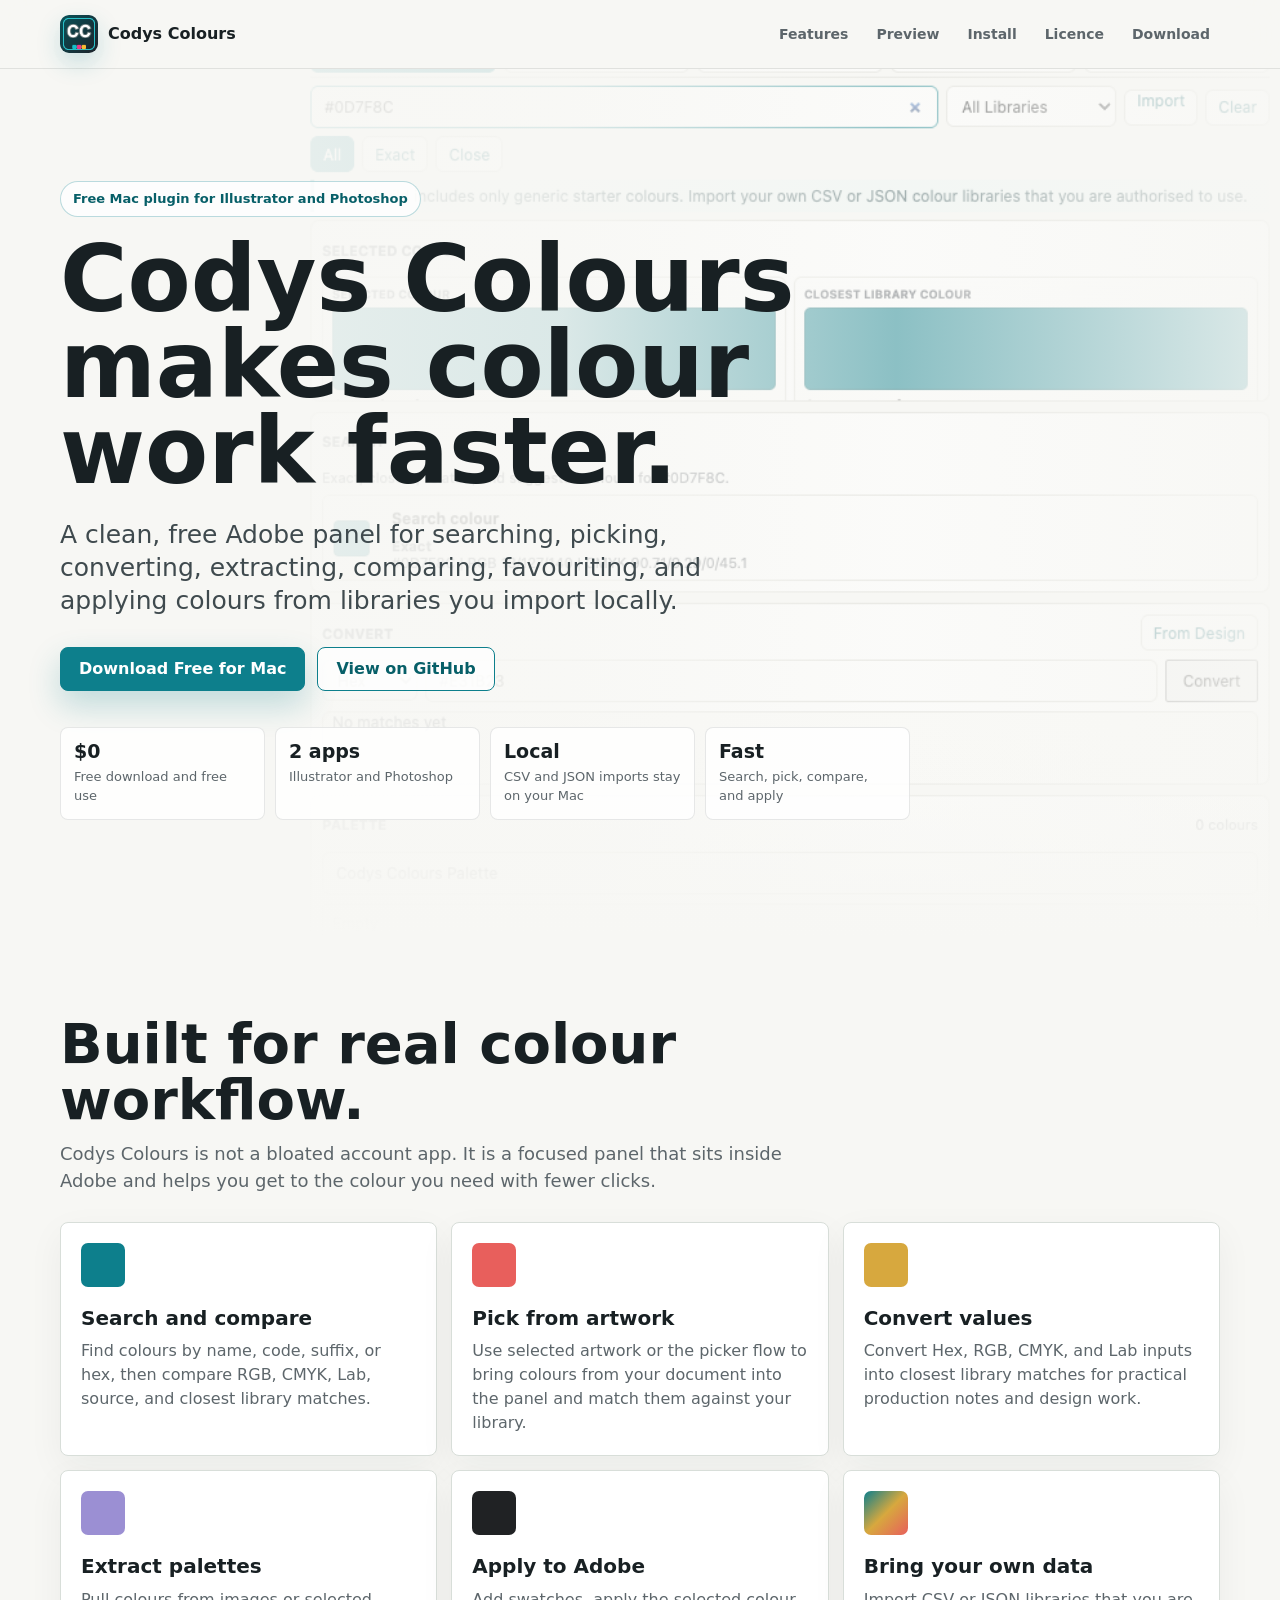
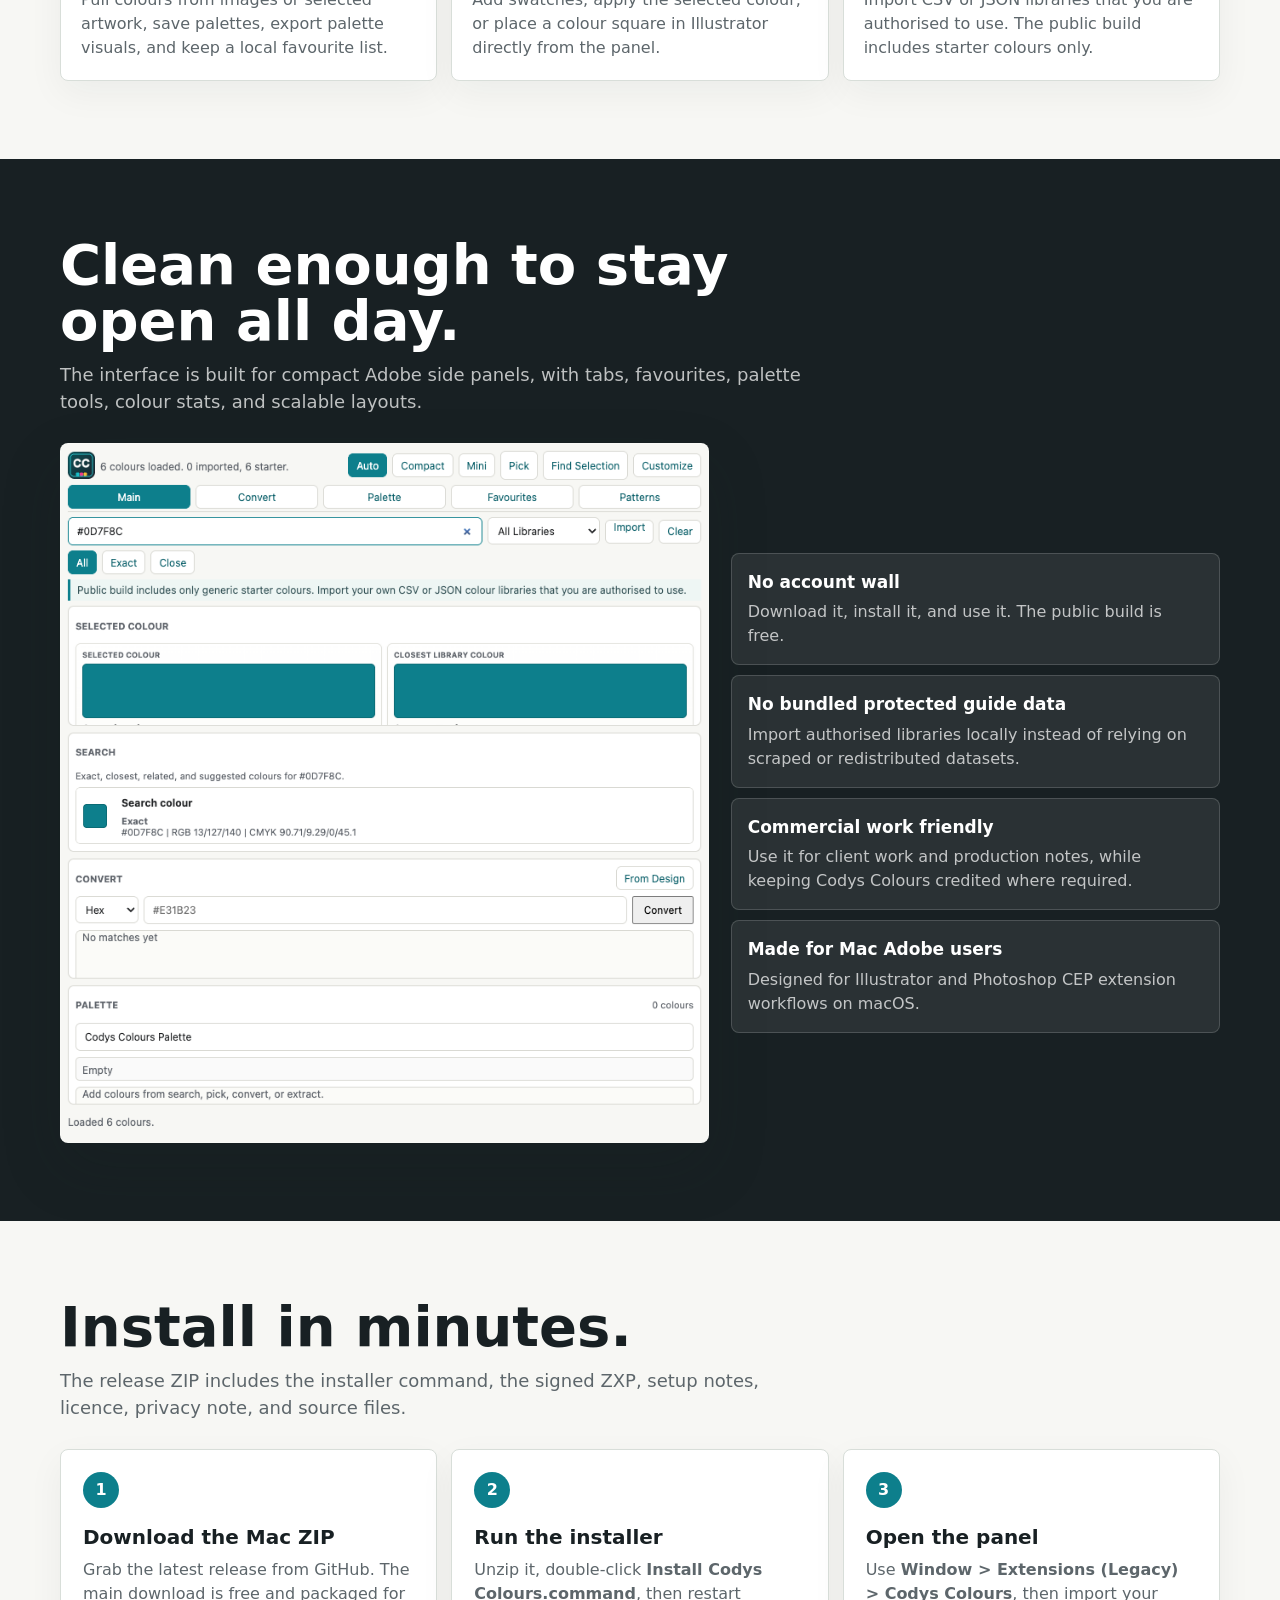
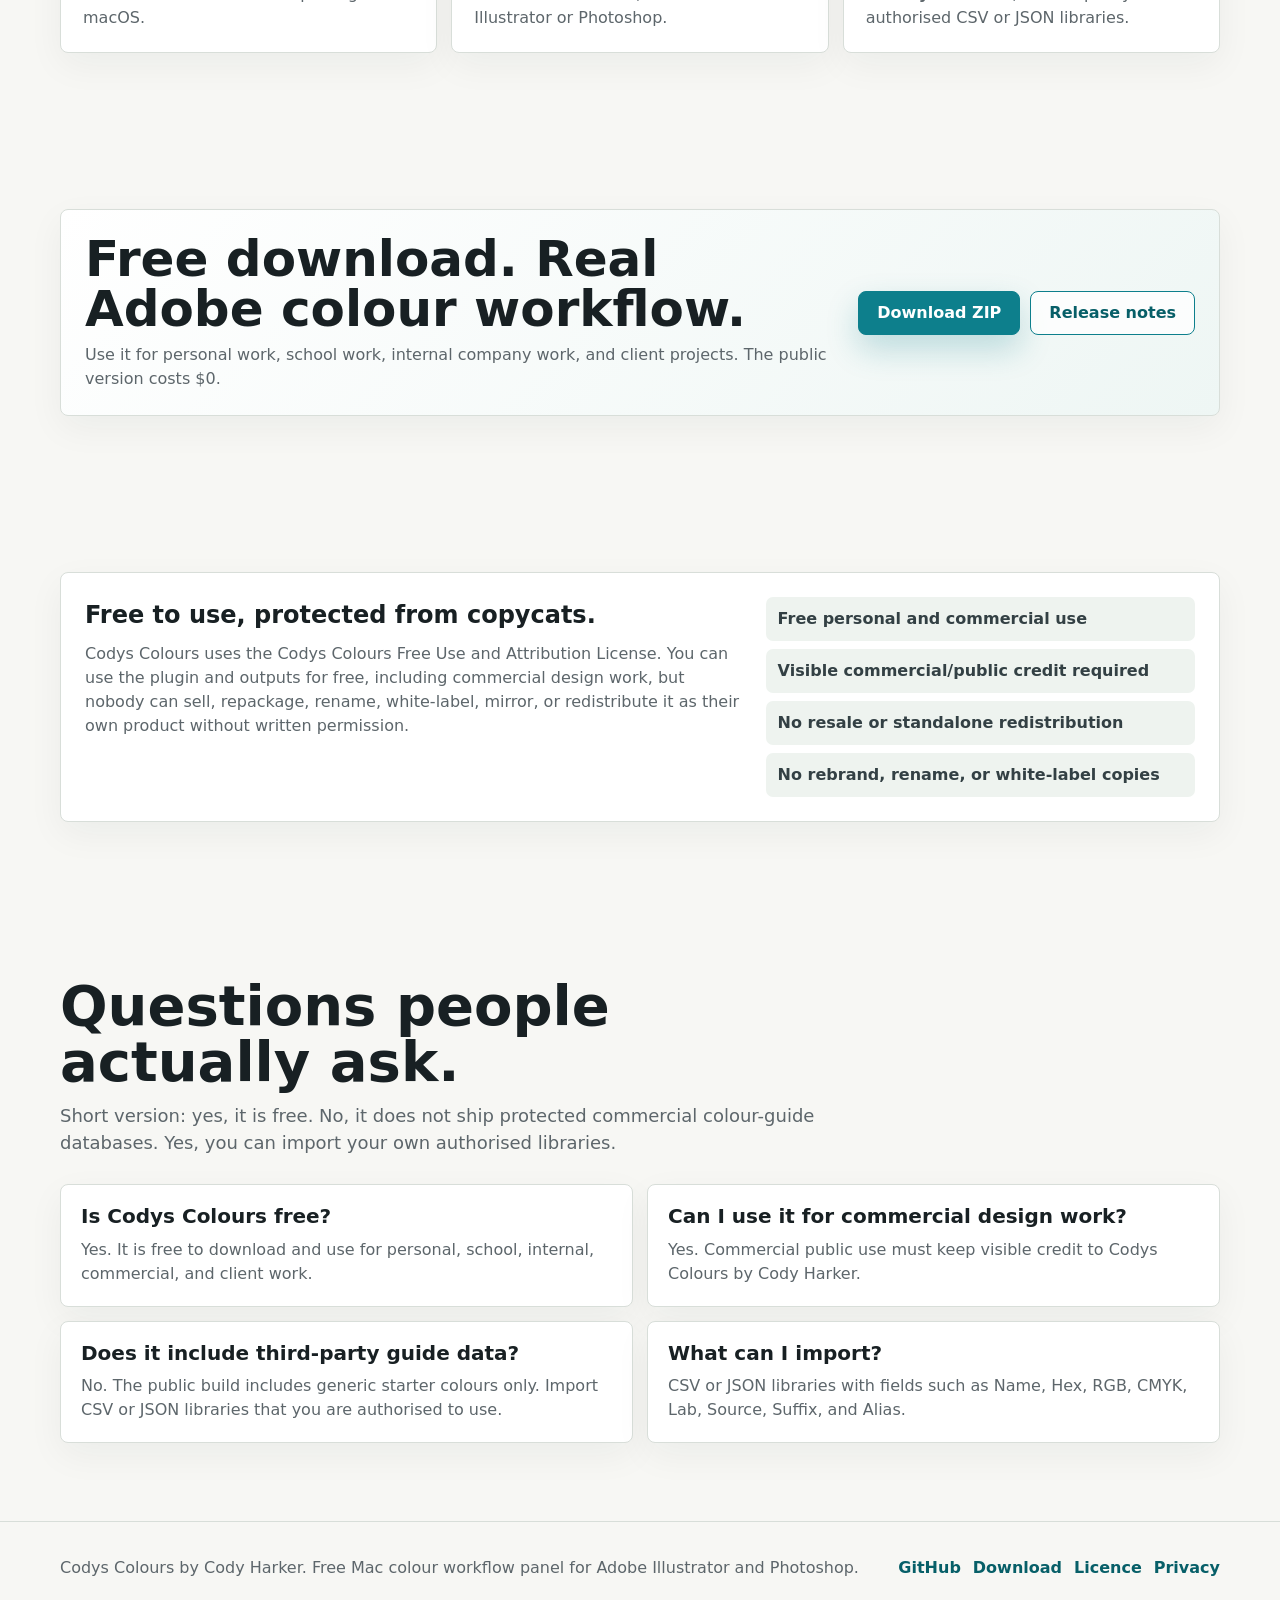
<file: docs/index.html>
<!doctype html>
<html lang="en">
<head>
  <meta charset="utf-8">
  <meta name="viewport" content="width=device-width, initial-scale=1">
  <title>Codys Colours - Free Mac Colour Plugin for Illustrator and Photoshop</title>
  <meta name="description" content="Codys Colours is a free Mac colour workflow panel for Adobe Illustrator and Photoshop. Search, pick, compare, convert, extract, palette, favourite, and import authorised CSV or JSON colour libraries.">
  <meta name="robots" content="index, follow, max-image-preview:large">
  <meta name="googlebot" content="index, follow, max-snippet:-1, max-image-preview:large, max-video-preview:-1">
  <meta name="author" content="Cody Harker">
  <link rel="canonical" href="https://thepianoboi-cmyk.github.io/Codys-Colours/">
  <link rel="sitemap" type="application/xml" title="Sitemap" href="https://thepianoboi-cmyk.github.io/Codys-Colours/sitemap.xml">
  <link rel="icon" href="assets/cc-icon-128.png">
  <link rel="apple-touch-icon" href="assets/cc-icon-256.png">
  <meta property="og:type" content="website">
  <meta property="og:title" content="Codys Colours - Free Mac Colour Plugin">
  <meta property="og:description" content="A free Mac colour workflow panel for Adobe Illustrator and Photoshop with search, pick, convert, extract, palette, favourites, and local CSV/JSON import.">
  <meta property="og:url" content="https://thepianoboi-cmyk.github.io/Codys-Colours/">
  <meta property="og:image" content="https://thepianoboi-cmyk.github.io/Codys-Colours/assets/codys-colours-panel-preview.png">
  <meta name="twitter:card" content="summary_large_image">
  <meta name="twitter:title" content="Codys Colours - Free Mac Colour Plugin">
  <meta name="twitter:description" content="Free colour workflow panel for Adobe Illustrator and Photoshop on Mac. Import your own authorised colour libraries.">
  <meta name="twitter:image" content="https://thepianoboi-cmyk.github.io/Codys-Colours/assets/codys-colours-panel-preview.png">
  <script type="application/ld+json">
  {
    "@context": "https://schema.org",
    "@type": "SoftwareApplication",
    "name": "Codys Colours",
    "applicationCategory": "DesignApplication",
    "operatingSystem": "macOS",
    "description": "Free Mac colour workflow panel for Adobe Illustrator and Adobe Photoshop. Search, pick, compare, convert, extract, palette, favourite, and import authorised CSV or JSON colour libraries.",
    "url": "https://thepianoboi-cmyk.github.io/Codys-Colours/",
    "downloadUrl": "https://github.com/thepianoboi-cmyk/Codys-Colours/releases/latest",
    "softwareVersion": "1.0.1",
    "license": "https://github.com/thepianoboi-cmyk/Codys-Colours/blob/main/LICENSE",
    "author": {
      "@type": "Person",
      "name": "Cody Harker"
    },
    "offers": {
      "@type": "Offer",
      "price": "0",
      "priceCurrency": "USD",
      "availability": "https://schema.org/InStock"
    }
  }
  </script>
  <script type="application/ld+json">
  {
    "@context": "https://schema.org",
    "@type": "FAQPage",
    "mainEntity": [
      {
        "@type": "Question",
        "name": "Is Codys Colours free?",
        "acceptedAnswer": {
          "@type": "Answer",
          "text": "Yes. Codys Colours is free to download and use on Mac for personal, internal, educational, commercial, and client work."
        }
      },
      {
        "@type": "Question",
        "name": "Does Codys Colours include commercial third-party colour guide data?",
        "acceptedAnswer": {
          "@type": "Answer",
          "text": "No. The public build includes generic starter colours only. Users can import CSV or JSON colour libraries that they are authorised to use."
        }
      },
      {
        "@type": "Question",
        "name": "Which Adobe apps does Codys Colours support?",
        "acceptedAnswer": {
          "@type": "Answer",
          "text": "Codys Colours is a Mac CEP panel for Adobe Illustrator and Adobe Photoshop."
        }
      }
    ]
  }
  </script>
  <style>
    :root {
      --ink: #182023;
      --muted: #5d666b;
      --line: #d8ded9;
      --paper: #f7f7f4;
      --panel: #ffffff;
      --teal: #0d7f8c;
      --teal-dark: #075f68;
      --coral: #e85f5c;
      --gold: #d7a83e;
      --lavender: #9b8fd3;
      --shadow: 0 24px 60px rgba(24, 32, 35, 0.18);
    }

    * {
      box-sizing: border-box;
    }

    html {
      scroll-behavior: smooth;
    }

    body {
      margin: 0;
      background: var(--paper);
      color: var(--ink);
      font-family: Inter, ui-sans-serif, system-ui, -apple-system, BlinkMacSystemFont, "Segoe UI", sans-serif;
      line-height: 1.5;
    }

    img {
      display: block;
      max-width: 100%;
    }

    a {
      color: inherit;
    }

    .siteShell {
      min-height: 100vh;
      overflow: hidden;
    }

    .nav {
      position: sticky;
      z-index: 20;
      top: 0;
      border-bottom: 1px solid rgba(24, 32, 35, 0.1);
      background: rgba(247, 247, 244, 0.92);
      backdrop-filter: blur(18px);
    }

    .navInner,
    .sectionInner {
      width: min(1160px, calc(100% - 32px));
      margin: 0 auto;
    }

    .navInner {
      display: flex;
      min-height: 68px;
      align-items: center;
      justify-content: space-between;
      gap: 16px;
    }

    .brand {
      display: inline-flex;
      min-width: 0;
      align-items: center;
      gap: 10px;
      text-decoration: none;
    }

    .brand img {
      width: 38px;
      height: 38px;
      border-radius: 9px;
      box-shadow: 0 10px 24px rgba(13, 127, 140, 0.2);
    }

    .brand span {
      overflow: hidden;
      font-weight: 800;
      letter-spacing: 0;
      text-overflow: ellipsis;
      white-space: nowrap;
    }

    .navLinks {
      display: flex;
      align-items: center;
      gap: 8px;
    }

    .navLinks a {
      border-radius: 7px;
      color: var(--muted);
      padding: 8px 10px;
      text-decoration: none;
      font-size: 14px;
      font-weight: 650;
    }

    .navLinks a:hover {
      background: #eef3ef;
      color: var(--ink);
    }

    .button {
      display: inline-flex;
      min-height: 44px;
      align-items: center;
      justify-content: center;
      gap: 8px;
      border: 1px solid var(--teal);
      border-radius: 8px;
      background: var(--teal);
      color: #ffffff;
      padding: 0 18px;
      text-decoration: none;
      font-weight: 800;
      box-shadow: 0 14px 32px rgba(13, 127, 140, 0.24);
      transition: transform 160ms ease, box-shadow 160ms ease, background-color 160ms ease;
    }

    .button:hover {
      background: var(--teal-dark);
      box-shadow: 0 18px 38px rgba(13, 127, 140, 0.28);
      transform: translateY(-2px);
    }

    .button.secondary {
      background: rgba(255, 255, 255, 0.78);
      color: var(--teal-dark);
      box-shadow: none;
    }

    .button.secondary:hover {
      background: #ffffff;
    }

    .hero {
      position: relative;
      min-height: 760px;
      display: flex;
      align-items: flex-end;
      isolation: isolate;
      background:
        linear-gradient(90deg, rgba(247, 247, 244, 0.98) 0%, rgba(247, 247, 244, 0.88) 44%, rgba(247, 247, 244, 0.54) 70%, rgba(247, 247, 244, 0.9) 100%),
        url("assets/codys-colours-panel-preview.png") center right / min(980px, 92vw) auto no-repeat;
    }

    .hero::after {
      content: "";
      position: absolute;
      inset: auto 0 0;
      z-index: -1;
      height: 210px;
      background: linear-gradient(180deg, rgba(247, 247, 244, 0), var(--paper));
    }

    .heroContent {
      width: min(1160px, calc(100% - 32px));
      margin: 0 auto;
      padding: 112px 0 118px;
    }

    .eyebrow {
      display: inline-flex;
      align-items: center;
      gap: 8px;
      border: 1px solid rgba(13, 127, 140, 0.28);
      border-radius: 999px;
      background: rgba(255, 255, 255, 0.78);
      color: var(--teal-dark);
      padding: 7px 12px;
      font-size: 13px;
      font-weight: 800;
    }

    h1,
    h2,
    h3,
    p {
      margin: 0;
    }

    h1 {
      max-width: 760px;
      margin-top: 20px;
      font-size: clamp(48px, 8vw, 92px);
      line-height: 0.94;
      letter-spacing: 0;
    }

    .heroLead {
      max-width: 650px;
      margin-top: 22px;
      color: #3f4a4e;
      font-size: clamp(19px, 2.4vw, 25px);
      line-height: 1.32;
    }

    .heroActions {
      display: flex;
      flex-wrap: wrap;
      gap: 12px;
      margin-top: 30px;
    }

    .proofStrip {
      display: grid;
      grid-template-columns: repeat(4, minmax(0, 1fr));
      gap: 10px;
      max-width: 850px;
      margin-top: 36px;
    }

    .proof {
      border: 1px solid rgba(24, 32, 35, 0.1);
      border-radius: 8px;
      background: rgba(255, 255, 255, 0.82);
      padding: 13px;
    }

    .proof strong {
      display: block;
      font-size: 19px;
      line-height: 1.1;
    }

    .proof span {
      display: block;
      margin-top: 5px;
      color: var(--muted);
      font-size: 13px;
    }

    section {
      padding: 78px 0;
    }

    .sectionHeader {
      display: grid;
      gap: 12px;
      max-width: 760px;
      margin-bottom: 28px;
    }

    .sectionHeader h2 {
      font-size: clamp(32px, 5vw, 56px);
      line-height: 1;
      letter-spacing: 0;
    }

    .sectionHeader p {
      color: var(--muted);
      font-size: 18px;
    }

    .featureGrid {
      display: grid;
      grid-template-columns: repeat(3, minmax(0, 1fr));
      gap: 14px;
    }

    .feature,
    .step,
    .licencePanel,
    .downloadPanel,
    .faqItem {
      border: 1px solid var(--line);
      border-radius: 8px;
      background: var(--panel);
      box-shadow: 0 12px 36px rgba(24, 32, 35, 0.05);
    }

    .feature {
      min-height: 190px;
      padding: 20px;
    }

    .featureMark {
      width: 44px;
      height: 44px;
      border-radius: 7px;
      margin-bottom: 20px;
      background: var(--teal);
    }

    .feature:nth-child(2) .featureMark {
      background: var(--coral);
    }

    .feature:nth-child(3) .featureMark {
      background: var(--gold);
    }

    .feature:nth-child(4) .featureMark {
      background: var(--lavender);
    }

    .feature:nth-child(5) .featureMark {
      background: #202224;
    }

    .feature:nth-child(6) .featureMark {
      background: linear-gradient(135deg, var(--teal), var(--gold), var(--coral));
    }

    .feature h3,
    .step h3,
    .faqItem h3 {
      font-size: 20px;
      line-height: 1.18;
    }

    .feature p,
    .step p,
    .faqItem p,
    .licencePanel p,
    .downloadPanel p {
      margin-top: 9px;
      color: var(--muted);
    }

    .showcase {
      background: #182023;
      color: #ffffff;
    }

    .showcase .sectionHeader p {
      color: rgba(255, 255, 255, 0.72);
    }

    .showcaseGrid {
      display: grid;
      grid-template-columns: minmax(0, 1.14fr) minmax(280px, 0.86fr);
      gap: 22px;
      align-items: center;
    }

    .screenshotWrap {
      overflow: hidden;
      border: 1px solid rgba(255, 255, 255, 0.2);
      border-radius: 8px;
      background: #f7f7f4;
      box-shadow: var(--shadow);
    }

    .screenshotWrap img {
      width: 100%;
    }

    .benefitList {
      display: grid;
      gap: 10px;
    }

    .benefit {
      border: 1px solid rgba(255, 255, 255, 0.16);
      border-radius: 8px;
      background: rgba(255, 255, 255, 0.08);
      padding: 16px;
    }

    .benefit strong {
      display: block;
      font-size: 17px;
    }

    .benefit span {
      display: block;
      margin-top: 5px;
      color: rgba(255, 255, 255, 0.72);
    }

    .stepsGrid {
      display: grid;
      grid-template-columns: repeat(3, minmax(0, 1fr));
      gap: 14px;
    }

    .step {
      padding: 22px;
    }

    .stepNumber {
      display: inline-flex;
      width: 36px;
      height: 36px;
      align-items: center;
      justify-content: center;
      border-radius: 999px;
      background: var(--teal);
      color: #ffffff;
      font-weight: 900;
      margin-bottom: 18px;
    }

    .downloadPanel {
      display: grid;
      grid-template-columns: minmax(0, 1fr) auto;
      gap: 18px;
      align-items: center;
      padding: 24px;
      background: linear-gradient(135deg, #ffffff, #eef6f4);
    }

    .downloadPanel h2 {
      font-size: clamp(30px, 4vw, 50px);
      line-height: 1;
    }

    .downloadActions {
      display: flex;
      flex-wrap: wrap;
      justify-content: flex-end;
      gap: 10px;
    }

    .licencePanel {
      display: grid;
      grid-template-columns: minmax(0, 1fr) minmax(260px, 0.65fr);
      gap: 20px;
      align-items: start;
      padding: 24px;
    }

    .licenceList {
      display: grid;
      gap: 8px;
      margin: 0;
      padding: 0;
      list-style: none;
    }

    .licenceList li {
      border-radius: 7px;
      background: #eef3ef;
      padding: 10px 12px;
      color: #334044;
      font-weight: 650;
    }

    .faqGrid {
      display: grid;
      grid-template-columns: repeat(2, minmax(0, 1fr));
      gap: 14px;
    }

    .faqItem {
      padding: 20px;
    }

    .footer {
      border-top: 1px solid var(--line);
      padding: 34px 0;
      color: var(--muted);
    }

    .footerInner {
      display: flex;
      align-items: center;
      justify-content: space-between;
      gap: 16px;
    }

    .footerLinks {
      display: flex;
      flex-wrap: wrap;
      gap: 12px;
    }

    .footer a {
      color: var(--teal-dark);
      font-weight: 700;
      text-decoration: none;
    }

    @media (max-width: 880px) {
      .navInner {
        flex-wrap: wrap;
        padding: 10px 0;
      }

      .navLinks {
        display: grid;
        width: 100%;
        grid-template-columns: repeat(3, minmax(0, 1fr));
        gap: 4px;
      }

      .navLinks a {
        overflow: hidden;
        padding: 7px 4px;
        text-align: center;
        text-overflow: ellipsis;
        white-space: nowrap;
      }

      .hero {
        min-height: 820px;
        align-items: flex-start;
        background:
          linear-gradient(180deg, rgba(247, 247, 244, 0.98) 0%, rgba(247, 247, 244, 0.94) 52%, rgba(247, 247, 244, 0.72) 100%),
          url("assets/codys-colours-panel-preview.png") center bottom 30px / min(720px, 110vw) auto no-repeat;
      }

      .heroContent {
        padding-top: 56px;
      }

      .proofStrip,
      .featureGrid,
      .showcaseGrid,
      .stepsGrid,
      .faqGrid,
      .licencePanel,
      .downloadPanel {
        grid-template-columns: 1fr;
      }

      .downloadActions {
        justify-content: flex-start;
      }
    }

    @media (max-width: 560px) {
      .navInner,
      .sectionInner,
      .heroContent {
        width: min(100% - 24px, 1160px);
      }

      .hero {
        min-height: 790px;
      }

      h1 {
        font-size: clamp(42px, 14vw, 64px);
      }

      .heroLead {
        font-size: 18px;
      }

      .proofStrip {
        grid-template-columns: 1fr 1fr;
      }

      section {
        padding: 58px 0;
      }

      .button {
        width: 100%;
      }

      .footerInner {
        align-items: flex-start;
        flex-direction: column;
      }
    }
  </style>
</head>
<body>
  <div class="siteShell">
    <nav class="nav" aria-label="Main navigation">
      <div class="navInner">
        <a class="brand" href="#top" aria-label="Codys Colours home">
          <img src="assets/cc-icon-128.png" alt="">
          <span>Codys Colours</span>
        </a>
        <div class="navLinks">
          <a href="#features">Features</a>
          <a href="#preview">Preview</a>
          <a href="#install">Install</a>
          <a href="#licence">Licence</a>
          <a href="https://github.com/thepianoboi-cmyk/Codys-Colours/releases/latest">Download</a>
        </div>
      </div>
    </nav>

    <header id="top" class="hero">
      <div class="heroContent">
        <span class="eyebrow">Free Mac plugin for Illustrator and Photoshop</span>
        <h1>Codys Colours makes colour work faster.</h1>
        <p class="heroLead">A clean, free Adobe panel for searching, picking, converting, extracting, comparing, favouriting, and applying colours from libraries you import locally.</p>
        <div class="heroActions">
          <a class="button" href="https://github.com/thepianoboi-cmyk/Codys-Colours/releases/download/v1.0.1/Codys-Colours-Mac-v1.0.1.zip">Download Free for Mac</a>
          <a class="button secondary" href="https://github.com/thepianoboi-cmyk/Codys-Colours">View on GitHub</a>
        </div>
        <div class="proofStrip" aria-label="Codys Colours highlights">
          <div class="proof"><strong>$0</strong><span>Free download and free use</span></div>
          <div class="proof"><strong>2 apps</strong><span>Illustrator and Photoshop</span></div>
          <div class="proof"><strong>Local</strong><span>CSV and JSON imports stay on your Mac</span></div>
          <div class="proof"><strong>Fast</strong><span>Search, pick, compare, and apply</span></div>
        </div>
      </div>
    </header>

    <main>
      <section id="features">
        <div class="sectionInner">
          <div class="sectionHeader">
            <h2>Built for real colour workflow.</h2>
            <p>Codys Colours is not a bloated account app. It is a focused panel that sits inside Adobe and helps you get to the colour you need with fewer clicks.</p>
          </div>
          <div class="featureGrid">
            <article class="feature">
              <div class="featureMark"></div>
              <h3>Search and compare</h3>
              <p>Find colours by name, code, suffix, or hex, then compare RGB, CMYK, Lab, source, and closest library matches.</p>
            </article>
            <article class="feature">
              <div class="featureMark"></div>
              <h3>Pick from artwork</h3>
              <p>Use selected artwork or the picker flow to bring colours from your document into the panel and match them against your library.</p>
            </article>
            <article class="feature">
              <div class="featureMark"></div>
              <h3>Convert values</h3>
              <p>Convert Hex, RGB, CMYK, and Lab inputs into closest library matches for practical production notes and design work.</p>
            </article>
            <article class="feature">
              <div class="featureMark"></div>
              <h3>Extract palettes</h3>
              <p>Pull colours from images or selected artwork, save palettes, export palette visuals, and keep a local favourite list.</p>
            </article>
            <article class="feature">
              <div class="featureMark"></div>
              <h3>Apply to Adobe</h3>
              <p>Add swatches, apply the selected colour, or place a colour square in Illustrator directly from the panel.</p>
            </article>
            <article class="feature">
              <div class="featureMark"></div>
              <h3>Bring your own data</h3>
              <p>Import CSV or JSON libraries that you are authorised to use. The public build includes starter colours only.</p>
            </article>
          </div>
        </div>
      </section>

      <section id="preview" class="showcase">
        <div class="sectionInner">
          <div class="sectionHeader">
            <h2>Clean enough to stay open all day.</h2>
            <p>The interface is built for compact Adobe side panels, with tabs, favourites, palette tools, colour stats, and scalable layouts.</p>
          </div>
          <div class="showcaseGrid">
            <div class="screenshotWrap">
              <img src="assets/codys-colours-panel-preview.png" alt="Codys Colours Adobe panel showing search, selected colour comparison, conversion, and palette controls">
            </div>
            <div class="benefitList">
              <div class="benefit"><strong>No account wall</strong><span>Download it, install it, and use it. The public build is free.</span></div>
              <div class="benefit"><strong>No bundled protected guide data</strong><span>Import authorised libraries locally instead of relying on scraped or redistributed datasets.</span></div>
              <div class="benefit"><strong>Commercial work friendly</strong><span>Use it for client work and production notes, while keeping Codys Colours credited where required.</span></div>
              <div class="benefit"><strong>Made for Mac Adobe users</strong><span>Designed for Illustrator and Photoshop CEP extension workflows on macOS.</span></div>
            </div>
          </div>
        </div>
      </section>

      <section id="install">
        <div class="sectionInner">
          <div class="sectionHeader">
            <h2>Install in minutes.</h2>
            <p>The release ZIP includes the installer command, the signed ZXP, setup notes, licence, privacy note, and source files.</p>
          </div>
          <div class="stepsGrid">
            <article class="step">
              <span class="stepNumber">1</span>
              <h3>Download the Mac ZIP</h3>
              <p>Grab the latest release from GitHub. The main download is free and packaged for macOS.</p>
            </article>
            <article class="step">
              <span class="stepNumber">2</span>
              <h3>Run the installer</h3>
              <p>Unzip it, double-click <strong>Install Codys Colours.command</strong>, then restart Illustrator or Photoshop.</p>
            </article>
            <article class="step">
              <span class="stepNumber">3</span>
              <h3>Open the panel</h3>
              <p>Use <strong>Window &gt; Extensions (Legacy) &gt; Codys Colours</strong>, then import your authorised CSV or JSON libraries.</p>
            </article>
          </div>
        </div>
      </section>

      <section id="download">
        <div class="sectionInner">
          <div class="downloadPanel">
            <div>
              <h2>Free download. Real Adobe colour workflow.</h2>
              <p>Use it for personal work, school work, internal company work, and client projects. The public version costs $0.</p>
            </div>
            <div class="downloadActions">
              <a class="button" href="https://github.com/thepianoboi-cmyk/Codys-Colours/releases/download/v1.0.1/Codys-Colours-Mac-v1.0.1.zip">Download ZIP</a>
              <a class="button secondary" href="https://github.com/thepianoboi-cmyk/Codys-Colours/releases/tag/v1.0.1">Release notes</a>
            </div>
          </div>
        </div>
      </section>

      <section id="licence">
        <div class="sectionInner">
          <div class="licencePanel">
            <div>
              <h2>Free to use, protected from copycats.</h2>
              <p>Codys Colours uses the Codys Colours Free Use and Attribution License. You can use the plugin and outputs for free, including commercial design work, but nobody can sell, repackage, rename, white-label, mirror, or redistribute it as their own product without written permission.</p>
            </div>
            <ul class="licenceList">
              <li>Free personal and commercial use</li>
              <li>Visible commercial/public credit required</li>
              <li>No resale or standalone redistribution</li>
              <li>No rebrand, rename, or white-label copies</li>
            </ul>
          </div>
        </div>
      </section>

      <section id="faq">
        <div class="sectionInner">
          <div class="sectionHeader">
            <h2>Questions people actually ask.</h2>
            <p>Short version: yes, it is free. No, it does not ship protected commercial colour-guide databases. Yes, you can import your own authorised libraries.</p>
          </div>
          <div class="faqGrid">
            <article class="faqItem">
              <h3>Is Codys Colours free?</h3>
              <p>Yes. It is free to download and use for personal, school, internal, commercial, and client work.</p>
            </article>
            <article class="faqItem">
              <h3>Can I use it for commercial design work?</h3>
              <p>Yes. Commercial public use must keep visible credit to Codys Colours by Cody Harker.</p>
            </article>
            <article class="faqItem">
              <h3>Does it include third-party guide data?</h3>
              <p>No. The public build includes generic starter colours only. Import CSV or JSON libraries that you are authorised to use.</p>
            </article>
            <article class="faqItem">
              <h3>What can I import?</h3>
              <p>CSV or JSON libraries with fields such as Name, Hex, RGB, CMYK, Lab, Source, Suffix, and Alias.</p>
            </article>
          </div>
        </div>
      </section>
    </main>

    <footer class="footer">
      <div class="sectionInner footerInner">
        <p>Codys Colours by Cody Harker. Free Mac colour workflow panel for Adobe Illustrator and Photoshop.</p>
        <div class="footerLinks">
          <a href="https://github.com/thepianoboi-cmyk/Codys-Colours">GitHub</a>
          <a href="https://github.com/thepianoboi-cmyk/Codys-Colours/releases/latest">Download</a>
          <a href="https://github.com/thepianoboi-cmyk/Codys-Colours/blob/main/LICENSE">Licence</a>
          <a href="https://github.com/thepianoboi-cmyk/Codys-Colours/blob/main/PRIVACY.md">Privacy</a>
        </div>
      </div>
    </footer>
  </div>
</body>
</html>
</file>
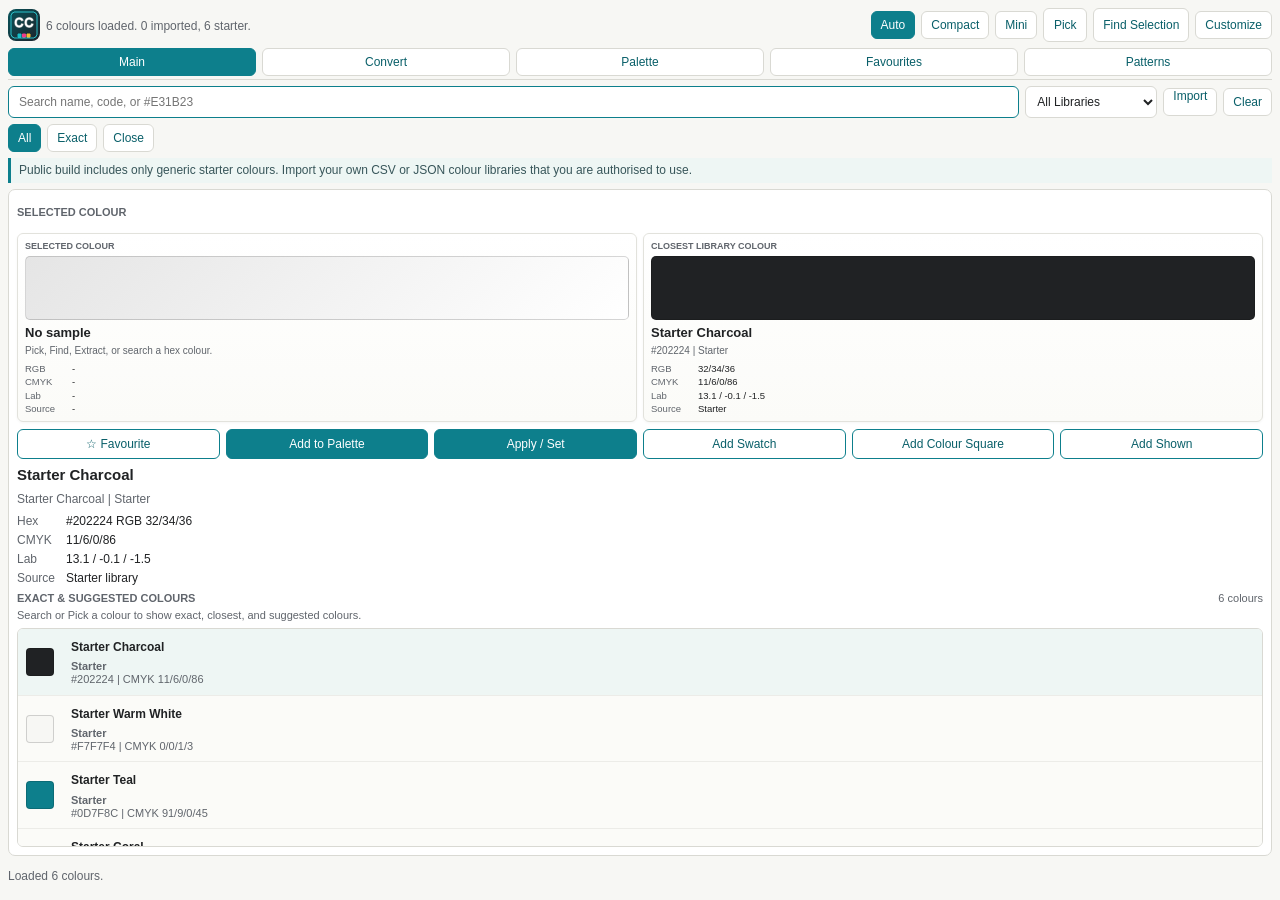
<file: extension/index.html>
<!doctype html>
<html>
<head>
  <meta charset="utf-8">
  <meta http-equiv="X-UA-Compatible" content="IE=edge">
  <title>Codys Colours</title>
  <link rel="icon" href="images/cc-icon-128.png">
  <link rel="stylesheet" href="css/styles.css">
</head>
<body>
  <main id="app" class="app">
    <header class="topbar">
      <div class="brand">
        <img class="brandIcon" src="images/cc-icon-dark.png" alt="">
        <span class="visuallyHidden">Codys Colours</span>
        <p id="sourceSummary">Loading local colour library...</p>
      </div>
      <div id="scaleTabs" class="scaleTabs" aria-label="Panel size">
        <button class="active" data-scale="auto" data-tip="Automatic panel sizing.">Auto</button>
        <button data-scale="compact" data-tip="Compact scrolling panel.">Compact</button>
        <button data-scale="mini" data-tip="Mini scrolling panel.">Mini</button>
      </div>
      <div class="topActions">
        <button id="activateEyedropper" class="iconButton" data-tip="Pick starts Illustrator's Eyedropper on a small sampler square. Click colours in your document; the panel updates until you press Cancel Pick.">Pick</button>
        <button id="checkCurrent" class="iconButton" data-tip="Find Selection reads the selected Illustrator artwork colour, or Photoshop foreground colour, and shows the closest match.">Find Selection</button>
        <button id="customizeToggle" data-tip="Customize Main: add/remove cards and move them around.">Customize</button>
      </div>
    </header>

    <nav id="primaryTabs" class="primaryTabs" aria-label="Codys Colours sections">
      <button class="active" data-view="main" data-tip="Your customizable main workspace.">Main</button>
      <button data-view="convert" data-tip="Convert, extract, and build palettes.">Convert</button>
      <button data-view="palette" data-tip="View, export, and send your saved palette.">Palette</button>
      <button data-view="favourites" data-tip="Saved favourite colours and recently used colours.">Favourites</button>
      <button data-view="patterns" data-tip="Pattern history and document pattern scan tools.">Patterns</button>
    </nav>

    <section class="searchArea">
      <input id="searchInput" type="search" placeholder="Search name, code, or #E31B23" autofocus>
      <select id="guideFilter" data-tip="Filter the search results by colour guide suffix.">
        <option value="all">All Libraries</option>
        <option value="C">C suffix</option>
        <option value="U">U suffix</option>
        <option value="CP">CP suffix</option>
        <option value="UP">UP suffix</option>
        <option value="XGC">XGC suffix</option>
        <option value="TCX">TCX suffix</option>
        <option value="TPG">TPG suffix</option>
        <option value="TSX">TSX suffix</option>
        <option value="TPM">TPM suffix</option>
        <option value="TN">TN suffix</option>
        <option value="SP">SP suffix</option>
        <option value="M">M suffix</option>
        <option value="PC">PC suffix</option>
        <option value="EC">EC suffix</option>
        <option value="CMYK">CMYK suffix</option>
      </select>
      <div class="libraryActions">
        <label class="fileButton" for="libraryFile" data-tip="Import your own authorised CSV or JSON colour library.">Import</label>
        <button id="clearImported" data-tip="Remove locally imported colour libraries from this panel.">Clear</button>
      </div>
      <input id="libraryFile" class="hiddenFile" type="file" accept=".csv,.json,text/csv,application/json">
      <div class="matchTabs">
        <button id="tabAll" class="active" data-mode="all" data-tip="Show all matching colours.">All</button>
        <button id="tabExact" data-mode="exact" data-tip="Only show exact code/name matches.">Exact</button>
        <button id="tabClose" data-mode="close" data-tip="Show close-number matches for nearby colour codes.">Close</button>
      </div>
    </section>

    <section id="notice" class="notice"></section>

    <section id="viewMain" class="tabView active">
      <div id="customizePanel" class="customizePanel" aria-label="Main tab customizer">
        <select id="customAddSelect" data-tip="Choose a section to add back to Main."></select>
        <button id="customAddButton" data-tip="Add the selected section to Main.">Add</button>
        <select id="customRemoveSelect" data-tip="Choose a section to remove from Main."></select>
        <button id="customRemoveButton" data-tip="Remove the selected section from Main.">Remove</button>
        <button id="customResetButton" data-tip="Restore Main to the default dashboard.">Reset</button>
      </div>
      <div id="mainCanvas" class="cardGrid mainGrid"></div>
    </section>
    <section id="viewConvert" class="tabView">
      <div id="convertCanvas" class="cardGrid convertGrid"></div>
    </section>
    <section id="viewPalette" class="tabView">
      <div id="paletteCanvas" class="cardGrid paletteGrid"></div>
    </section>
    <section id="viewFavourites" class="tabView">
      <div id="favouritesCanvas" class="cardGrid favouritesGrid"></div>
    </section>
    <section id="viewPatterns" class="tabView">
      <div id="patternsCanvas" class="cardGrid patternsGrid"></div>
    </section>

    <section id="cardSearch" class="toolCard cardSearch" data-card="search">
      <div class="cardHeader">
        <h3>Search</h3>
        <div class="customControls">
          <button data-custom="pin" data-tip="Remove this section from Main.">Remove</button>
          <button data-custom="up" data-tip="Move this card earlier on Main.">Up</button>
          <button data-custom="down" data-tip="Move this card later on Main.">Down</button>
        </div>
      </div>
      <div id="resultsInfo" class="resultsInfo">Closest matches appear first.</div>
      <div id="results" class="results" aria-live="polite"></div>
    </section>

    <aside id="cardDetail" class="toolCard detail" data-card="detail">
      <div class="cardHeader">
        <h3>Selected Colour</h3>
        <div class="customControls">
          <button data-custom="pin" data-tip="Remove this section from Main.">Remove</button>
          <button data-custom="up" data-tip="Move this card earlier on Main.">Up</button>
          <button data-custom="down" data-tip="Move this card later on Main.">Down</button>
        </div>
      </div>
      <div id="chip" class="largeChip"></div>
      <div id="comparePanel" class="comparePanel">
        <div class="compareTile">
          <span>Selected Colour</span>
          <i id="sampleChip"></i>
          <strong id="sampleLabel">No sample</strong>
          <em id="sampleHex">Pick, Find, Extract, or search a hex colour.</em>
          <dl class="compareStats">
            <div><dt>RGB</dt><dd id="sampleStatRgb">-</dd></div>
            <div><dt>CMYK</dt><dd id="sampleStatCmyk">-</dd></div>
            <div><dt>Lab</dt><dd id="sampleStatLab">-</dd></div>
            <div><dt>Source</dt><dd id="sampleStatSource">-</dd></div>
          </dl>
        </div>
        <div class="compareTile">
          <span>Closest Library Colour</span>
          <i id="matchChip"></i>
          <strong id="matchLabel">No match selected</strong>
          <em id="matchDelta">Closest library colours will appear in Search.</em>
          <dl class="compareStats">
            <div><dt>RGB</dt><dd id="matchStatRgb">-</dd></div>
            <div><dt>CMYK</dt><dd id="matchStatCmyk">-</dd></div>
            <div><dt>Lab</dt><dd id="matchStatLab">-</dd></div>
            <div><dt>Source</dt><dd id="matchStatSource">-</dd></div>
          </dl>
        </div>
      </div>
      <div class="actions">
        <button id="toggleFavourite" class="starButton" data-tip="Favourite or unfavourite the selected colour.">☆ Favourite</button>
        <button id="addToPalette" data-tip="Add the selected colour to the active palette.">Add to Palette</button>
        <button id="applyColour" data-tip="Apply the selected colour to Illustrator selection, or set Photoshop foreground colour.">Apply / Set</button>
        <button id="addSwatch" data-tip="Add the selected colour as an Adobe swatch.">Add Swatch</button>
        <button id="addSquare" data-tip="Place a colour square in the centre of the current Illustrator view.">Add Colour Square</button>
        <button id="addShown" data-tip="Add the visible search results to Adobe swatches.">Add Shown</button>
      </div>
      <h2 id="detailName">Search a colour</h2>
      <p id="detailMeta">Exact code matches appear first, then close numbers and text matches.</p>
      <dl>
        <div><dt>Hex</dt><dd id="detailHex">-</dd></div>
        <div><dt>CMYK</dt><dd id="detailCmyk">-</dd></div>
        <div><dt>Lab</dt><dd id="detailLab">-</dd></div>
        <div><dt>Source</dt><dd id="detailSource">-</dd></div>
      </dl>
      <div class="detailMatches">
        <div class="detailMatchesHeader">
          <h3>Exact & Suggested Colours</h3>
          <span id="detailResultsCount" class="miniMeta">0 colours</span>
        </div>
        <div id="detailResultsInfo" class="resultsInfo">Closest matches appear first.</div>
        <div id="detailResults" class="results detailResults" aria-live="polite"></div>
      </div>
    </aside>

    <section id="cardPalette" class="toolCard palettePanel" data-card="palette">
      <div class="cardHeader">
        <h3>Palette</h3>
        <span id="paletteCount" class="miniMeta">0 colours</span>
        <div class="customControls">
          <button data-custom="pin" data-tip="Remove this section from Main.">Remove</button>
          <button data-custom="up" data-tip="Move this card earlier on Main.">Up</button>
          <button data-custom="down" data-tip="Move this card later on Main.">Down</button>
        </div>
      </div>
      <input id="paletteName" type="text" placeholder="Palette name">
      <div id="paletteStrip" class="paletteStrip"></div>
      <div id="paletteList" class="paletteList"></div>
      <div id="accessibilityPreview" class="accessibilityPreview"></div>
      <div class="compactButtons">
        <button id="addPaletteSwatches" data-tip="Add all palette colours to Adobe swatches.">Swatches</button>
        <button id="copyPalette" data-tip="Copy palette colour data as tab-separated text.">Copy</button>
        <button id="exportPalette" data-tip="Export the current palette as a PNG card.">PNG</button>
        <button id="clearPalette" data-tip="Clear the current palette.">Clear</button>
      </div>
    </section>

    <section id="cardConvert" class="toolCard" data-card="convert">
      <div class="cardHeader">
        <h3>Convert</h3>
        <button id="convertFromDesign" class="plainButton" data-tip="Read the selected/current design colour and find the closest library match.">From Design</button>
        <div class="customControls">
          <button data-custom="pin" data-tip="Remove this section from Main.">Remove</button>
          <button data-custom="up" data-tip="Move this card earlier on Main.">Up</button>
          <button data-custom="down" data-tip="Move this card later on Main.">Down</button>
        </div>
      </div>
      <div class="convertControls">
        <select id="convertMode" data-tip="Choose the input colour format.">
          <option value="hex">Hex</option>
          <option value="rgb">RGB</option>
          <option value="cmyk">CMYK</option>
          <option value="lab">L*a*b</option>
        </select>
        <input id="convertInput" type="text" placeholder="#E31B23">
        <button id="convertButton" data-tip="Find the closest library colours for this value.">Convert</button>
      </div>
      <div id="convertResults" class="matchList"></div>
    </section>

    <section id="cardExtract" class="toolCard extractPanel" data-card="extract">
      <div class="cardHeader">
        <h3>Extract</h3>
        <div class="compactButtons inline">
          <label class="fileButton" for="extractFile" data-tip="Load an image, extract dominant colours, then click the preview to sample exact pixels.">Image</label>
          <button id="extractSelection" data-tip="Extract solid fill/stroke colours from selected Illustrator artwork, or Photoshop foreground colour.">Selected</button>
        </div>
        <div class="customControls">
          <button data-custom="pin" data-tip="Remove this section from Main.">Remove</button>
          <button data-custom="up" data-tip="Move this card earlier on Main.">Up</button>
          <button data-custom="down" data-tip="Move this card later on Main.">Down</button>
        </div>
      </div>
      <input id="extractFile" class="hiddenFile" type="file" accept="image/*">
      <canvas id="extractCanvas" class="extractCanvas" width="1" height="1"></canvas>
      <div id="extractResults" class="extractResults"></div>
    </section>

    <section id="cardFavourites" class="toolCard" data-card="favourites">
      <div class="cardHeader">
        <h3>Favourites</h3>
        <div class="customControls">
          <button data-custom="pin" data-tip="Remove this section from Main.">Remove</button>
          <button data-custom="up" data-tip="Move this card earlier on Main.">Up</button>
          <button data-custom="down" data-tip="Move this card later on Main.">Down</button>
        </div>
      </div>
      <div class="stackedLists">
        <div>
          <h3>Favourite Colours</h3>
          <div id="favoriteList" class="miniList"></div>
        </div>
        <div>
          <h3>Recently Used</h3>
          <div id="recentList" class="miniList"></div>
        </div>
      </div>
    </section>

    <section id="cardPatterns" class="toolCard" data-card="patterns">
      <div class="cardHeader">
        <h3>Patterns</h3>
        <div class="patternControls">
          <select id="patternSort" data-tip="Sort saved pattern and colour history.">
            <option value="recent">Recent</option>
            <option value="count">Most Used</option>
            <option value="name">Name</option>
            <option value="suffix">Suffix</option>
            <option value="hue">Hue</option>
          </select>
          <button id="scanPatterns" data-tip="Scan document pattern swatches from Illustrator.">Scan</button>
          <button id="copyPatterns" data-tip="Copy pattern history as tab-separated text.">Copy</button>
        </div>
        <div class="customControls">
          <button data-custom="pin" data-tip="Remove this section from Main.">Remove</button>
          <button data-custom="up" data-tip="Move this card earlier on Main.">Up</button>
          <button data-custom="down" data-tip="Move this card later on Main.">Down</button>
        </div>
      </div>
      <div id="patternList" class="patternList"></div>
    </section>

    <div id="cardStore" class="cardStore" aria-hidden="true"></div>

    <footer class="statusBar">
      <span id="status">Ready.</span>
    </footer>
    <div id="hoverTip" class="hoverTip" role="tooltip"></div>
  </main>
  <script src="js/main.js"></script>
</body>
</html>
</file>
<file: extension/css/styles.css>
:root {
  --bg: #f7f7f4;
  --panel: #ffffff;
  --ink: #202224;
  --muted: #60656c;
  --line: #d9d9d3;
  --accent: #0d7f8c;
  --accent-dark: #095f69;
  --danger: #b44747;
  --soft: #eef6f4;
}

* {
  box-sizing: border-box;
}

html,
body {
  width: 100%;
  height: 100%;
  margin: 0;
  overflow: hidden;
}

body {
  background: var(--bg);
  color: var(--ink);
  font-family: -apple-system, BlinkMacSystemFont, "Segoe UI", sans-serif;
  font-size: 12px;
}

button,
input,
select {
  font: inherit;
}

button,
label,
select {
  user-select: none;
}

.app {
  display: flex;
  width: 100%;
  height: 100vh;
  min-height: 0;
  flex-direction: column;
  gap: 6px;
  overflow: hidden;
  padding: 8px;
}

.topbar,
.searchArea,
.primaryTabs,
.statusBar {
  flex: 0 0 auto;
}

.topbar {
  display: flex;
  flex-wrap: wrap;
  align-items: center;
  justify-content: space-between;
  gap: 6px;
}

.brand {
  display: flex;
  flex: 1 1 150px;
  min-width: 0;
  align-items: center;
  gap: 6px;
}

.brandIcon {
  width: 32px;
  height: 32px;
  flex: 0 0 auto;
  border-radius: 8px;
}

.visuallyHidden {
  position: absolute;
  width: 1px;
  height: 1px;
  overflow: hidden;
  clip: rect(0 0 0 0);
  white-space: nowrap;
}

h1,
h2,
h3,
p {
  margin: 0;
}

h1 {
  font-size: 18px;
  font-weight: 700;
}

h2 {
  font-size: 15px;
  line-height: 1.2;
}

h3 {
  color: var(--muted);
  font-size: 11px;
  letter-spacing: 0;
  text-transform: uppercase;
}

#sourceSummary {
  margin-top: 3px;
  overflow: hidden;
  color: var(--muted);
  line-height: 1.3;
  text-overflow: ellipsis;
  white-space: nowrap;
}

.topActions,
.scaleTabs,
.primaryTabs,
.matchTabs,
.libraryActions,
.compactButtons,
.footerControls,
.patternControls,
.customControls {
  display: flex;
  flex-wrap: wrap;
  min-width: 0;
  align-items: center;
  gap: 6px;
}

.primaryTabs {
  overflow: visible;
  border-bottom: 1px solid var(--line);
  padding-bottom: 3px;
}

.primaryTabs button {
  flex: 1 1 92px;
}

.scaleTabs button,
.topActions button,
.primaryTabs button,
.matchTabs button,
.iconButton,
.plainButton,
.compactButtons button,
.fileButton,
.libraryActions button,
.patternControls button,
.customControls button,
.customizePanel button,
.footerControls button {
  min-height: 28px;
  border: 1px solid var(--line);
  border-radius: 6px;
  background: var(--panel);
  color: var(--accent-dark);
  padding: 0 9px;
  cursor: pointer;
  transition: background-color 160ms ease, border-color 160ms ease, color 160ms ease, box-shadow 160ms ease, transform 120ms ease;
}

.primaryTabs button.active,
.matchTabs button.active,
.scaleTabs button.active,
.footerControls button.active {
  border-color: var(--accent);
  background: var(--accent);
  color: #fff;
}

button:hover,
.fileButton:hover {
  border-color: rgba(13, 127, 140, 0.45);
  box-shadow: 0 4px 12px rgba(13, 127, 140, 0.12);
  transform: translateY(-1px);
}

button:active,
.fileButton:active {
  box-shadow: none;
  transform: translateY(0) scale(0.99);
}

button:disabled {
  box-shadow: none;
  transform: none;
}

.iconButton.picking {
  border-color: var(--accent);
  background: var(--accent);
  color: #fff;
  animation: pickPulse 1450ms ease-in-out infinite;
}

.iconButton {
  min-width: 44px;
  height: 34px;
}

.searchArea {
  display: grid;
  grid-template-columns: minmax(160px, 1fr) minmax(132px, auto) auto;
  gap: 6px;
}

.libraryActions {
  justify-content: stretch;
}

.libraryActions > * {
  flex: 1 1 auto;
}

.searchArea .matchTabs {
  grid-column: 1 / -1;
}

.hiddenFile {
  display: none;
}

.searchArea > *,
.customizePanel > * {
  min-width: 0;
}

input[type="search"],
input[type="text"],
select {
  min-width: 0;
  border: 1px solid var(--line);
  border-radius: 6px;
  background: var(--panel);
  color: var(--ink);
  outline: none;
}

input[type="search"],
input[type="text"] {
  width: 100%;
  padding: 8px 10px;
}

select {
  height: 32px;
  padding: 0 7px;
}

input:focus,
select:focus {
  border-color: var(--accent);
}

.notice {
  flex: 0 0 auto;
  overflow: hidden;
  border-left: 3px solid var(--accent);
  background: var(--soft);
  color: #38565a;
  padding: 5px 8px;
  line-height: 1.25;
  text-overflow: ellipsis;
  white-space: nowrap;
}

.tabView {
  display: none;
  min-height: 0;
  flex: 1 1 auto;
  overflow: hidden;
}

.tabView.active {
  display: flex;
  flex-direction: column;
  gap: 6px;
}

.cardGrid {
  display: grid;
  flex: 1 1 auto;
  height: 100%;
  min-height: 0;
  gap: 8px;
  overflow: auto;
  align-content: stretch;
  grid-auto-rows: minmax(0, 1fr);
}

.mainGrid {
  grid-template-columns: 1fr;
}

.convertGrid {
  grid-template-columns: repeat(auto-fit, minmax(min(100%, 245px), 1fr));
}

.paletteGrid,
.favouritesGrid,
.patternsGrid {
  grid-template-columns: repeat(auto-fit, minmax(min(100%, 260px), 1fr));
}

.toolCard {
  display: flex;
  min-width: 0;
  min-height: 0;
  flex-direction: column;
  gap: 7px;
  overflow: hidden;
  border: 1px solid var(--line);
  border-radius: 7px;
  background: var(--panel);
  padding: 8px;
}

.cardHeader,
.sectionBar {
  display: flex;
  min-height: 28px;
  flex-wrap: wrap;
  align-items: center;
  justify-content: space-between;
  gap: 8px;
}

.cardHeader h3 {
  min-width: 0;
  flex: 1 1 auto;
}

.customizePanel {
  display: none;
  flex: 0 0 auto;
  grid-template-columns: minmax(130px, 1fr) auto minmax(130px, 1fr) auto auto;
  gap: 6px;
  align-items: center;
  border: 1px solid var(--line);
  border-radius: 7px;
  background: #fff;
  padding: 7px;
}

.customizeMode .customizePanel {
  display: grid;
}

.customControls {
  display: none;
  margin-left: auto;
}

.customizeMode .mainGrid .customControls {
  display: flex;
}

.customizeMode .mainGrid .toolCard {
  outline: 1px dashed rgba(13, 127, 140, 0.45);
  outline-offset: -4px;
}

.customControls button {
  height: 24px;
  min-height: 24px;
  padding: 0 6px;
  font-size: 10px;
}

.customControls button:disabled,
.customizePanel button:disabled,
.customizePanel select:disabled {
  cursor: default;
  opacity: 0.45;
}

.results,
.paletteList,
.matchList,
.extractResults,
.miniList,
.patternList {
  min-height: 0;
  overflow: auto;
  border: 1px solid var(--line);
  border-radius: 6px;
  background: #fbfbf8;
}

.results {
  height: auto;
  max-height: 430px;
  flex: 1 1 260px;
}

.resultsInfo {
  flex: 0 0 auto;
  overflow: hidden;
  color: var(--muted);
  font-size: 11px;
  line-height: 1.25;
  text-overflow: ellipsis;
  white-space: nowrap;
}

.detailMatches {
  display: flex;
  min-height: 150px;
  flex: 1 1 210px;
  flex-direction: column;
  gap: 5px;
}

.detailMatchesHeader {
  display: flex;
  flex: 0 0 auto;
  align-items: center;
  justify-content: space-between;
  gap: 8px;
}

.detailResults {
  height: auto;
  max-height: none;
  flex: 1 1 auto;
}

.result {
  display: grid;
  grid-template-columns: 36px 1fr;
  gap: 9px;
  align-items: center;
  width: 100%;
  min-height: 52px;
  border: 0;
  border-bottom: 1px solid #ecece8;
  background: transparent;
  color: var(--ink);
  padding: 8px;
  text-align: left;
  cursor: pointer;
}

.result:last-child {
  border-bottom: 0;
}

.sampleResult {
  position: sticky;
  z-index: 1;
  top: 0;
  background: #fff;
  cursor: default;
}

.result:hover,
.result.active,
.paletteItem:hover,
.matchItem:hover,
.extractItem:hover,
.patternItem:hover,
.mini:hover {
  background: var(--soft);
}

.swatch,
.paletteItem i,
.matchItem i,
.extractItem i,
.patternSwatch {
  width: 28px;
  height: 28px;
  border: 1px solid rgba(0, 0, 0, 0.16);
  border-radius: 4px;
}

.result strong,
.paletteItem strong,
.matchItem strong,
.extractItem strong,
.patternName {
  display: block;
  overflow: hidden;
  color: var(--ink);
  font-size: 12px;
  line-height: 1.2;
  text-overflow: ellipsis;
  white-space: nowrap;
}

.result span,
.paletteItem span,
.matchItem span,
.extractItem span,
.patternMeta {
  display: block;
  overflow: hidden;
  margin-top: 3px;
  color: var(--muted);
  font-size: 11px;
  line-height: 1.2;
  text-overflow: ellipsis;
  white-space: nowrap;
}

.badge {
  color: var(--accent-dark);
  font-weight: 700;
}

.largeChip {
  display: none;
}

.comparePanel {
  display: grid;
  flex: 0 0 auto;
  grid-template-columns: minmax(0, 1fr) minmax(0, 1fr);
  gap: 6px;
}

.compareTile {
  display: grid;
  min-width: 0;
  grid-template-columns: 1fr;
  align-content: start;
  gap: 5px;
  border: 1px solid #e2e2dc;
  border-radius: 6px;
  background: linear-gradient(180deg, #ffffff, #fbfbf8);
  box-shadow: 0 1px 3px rgba(32, 34, 36, 0.04);
  padding: 7px;
}

.compareTile span {
  overflow: hidden;
  color: var(--muted);
  font-size: 9px;
  font-weight: 700;
  letter-spacing: 0;
  text-overflow: ellipsis;
  text-transform: uppercase;
  white-space: nowrap;
}

.compareTile i {
  width: 100%;
  height: 64px;
  border: 1px solid rgba(0, 0, 0, 0.16);
  border-radius: 5px;
  background: linear-gradient(135deg, #e5e5e5, #ffffff);
}

.compareTile strong,
.compareTile em {
  display: block;
  min-width: 0;
  overflow: hidden;
  font-style: normal;
  line-height: 1.18;
  text-overflow: ellipsis;
  white-space: normal;
}

.compareTile strong {
  color: var(--ink);
  font-size: 13px;
}

.compareTile em {
  color: var(--muted);
  font-size: 10px;
}

.compareStats {
  display: grid;
  gap: 2px;
  margin: 1px 0 0;
}

.compareStats div {
  display: grid;
  min-width: 0;
  grid-template-columns: 42px 1fr;
  gap: 5px;
  align-items: baseline;
}

.compareStats dt,
.compareStats dd {
  min-width: 0;
  overflow: hidden;
  font-size: 9.5px;
  line-height: 1.18;
  text-overflow: ellipsis;
  white-space: nowrap;
}

.compareStats dt {
  color: var(--muted);
}

.compareStats dd {
  color: var(--ink);
}

.detail p {
  color: var(--muted);
  line-height: 1.35;
}

dl {
  display: grid;
  gap: 5px;
  margin: 0;
}

dl div {
  display: grid;
  grid-template-columns: 44px 1fr;
  gap: 5px;
}

dt {
  color: var(--muted);
}

dd {
  margin: 0;
  overflow-wrap: anywhere;
}

.actions {
  display: grid;
  grid-template-columns: repeat(auto-fit, minmax(116px, 1fr));
  gap: 6px;
}

.actions button {
  min-height: 30px;
  border: 1px solid var(--accent);
  border-radius: 6px;
  background: var(--accent);
  color: white;
  padding: 6px 8px;
  cursor: pointer;
  transition: background-color 160ms ease, border-color 160ms ease, color 160ms ease, box-shadow 160ms ease, transform 120ms ease;
}

.actions button:nth-child(n+4),
.actions .starButton {
  background: white;
  color: var(--accent-dark);
}

.actions .starButton.active {
  border-color: #b8860b;
  background: #fff6d7;
  color: #7d5900;
}

.paletteStrip {
  display: flex;
  height: 28px;
  flex: 0 0 auto;
  overflow: hidden;
  border: 1px solid var(--line);
  border-radius: 5px;
  background: #fafafa;
}

.paletteStrip button {
  min-width: 26px;
  flex: 1 1 26px;
  border: 0;
  cursor: pointer;
}

.paletteList {
  flex: 0 0 112px;
}

.paletteItem,
.matchItem,
.extractItem,
.patternItem {
  display: grid;
  align-items: center;
  width: 100%;
  min-width: 0;
  border: 0;
  border-bottom: 1px solid #ecece8;
  background: white;
  color: var(--ink);
  padding: 6px;
  text-align: left;
  cursor: pointer;
}

.paletteItem {
  grid-template-columns: 28px 1fr auto;
  gap: 7px;
}

.matchItem,
.extractItem {
  grid-template-columns: 28px 1fr;
  gap: 7px;
}

.removePalette {
  display: inline-grid;
  width: 22px;
  height: 22px;
  place-items: center;
  border: 1px solid var(--line);
  border-radius: 4px;
  background: white;
  color: var(--danger);
  font-style: normal;
}

.accessibilityPreview {
  display: grid;
  min-height: 64px;
  grid-template-columns: repeat(3, minmax(0, 1fr));
  gap: 6px;
}

.contrastCard {
  display: grid;
  align-content: center;
  overflow: hidden;
  border: 1px solid var(--line);
  border-radius: 5px;
  padding: 6px;
  font-size: 10px;
  line-height: 1.25;
}

.contrastCard strong {
  display: block;
  font-size: 12px;
}

.visionRow {
  display: flex;
  gap: 3px;
  align-items: center;
}

.visionDot {
  width: 16px;
  height: 16px;
  border: 1px solid rgba(0, 0, 0, 0.16);
  border-radius: 3px;
}

.convertControls {
  display: grid;
  grid-template-columns: 74px minmax(0, 1fr) 72px;
  gap: 6px;
}

.matchList {
  flex: 1 1 auto;
  min-height: 120px;
}

.extractCanvas {
  display: none;
  width: 100%;
  max-height: 180px;
  object-fit: contain;
  border: 1px solid var(--line);
  border-radius: 6px;
  background: #fff;
  cursor: crosshair;
}

.extractCanvas.ready {
  display: block;
}

.extractResults {
  flex: 1 1 auto;
  min-height: 104px;
}

.stackedLists {
  display: grid;
  min-height: 0;
  flex: 1 1 auto;
  grid-template-columns: 1fr 1fr;
  gap: 8px;
}

.miniList {
  display: flex;
  height: 100%;
  min-height: 0;
  flex-wrap: wrap;
  align-content: flex-start;
  gap: 5px;
  padding: 6px;
}

.mini {
  display: inline-flex;
  max-width: 100%;
  align-items: center;
  gap: 5px;
  overflow: hidden;
  border: 1px solid var(--line);
  border-radius: 999px;
  background: white;
  color: var(--ink);
  padding: 4px 8px 4px 4px;
  text-overflow: ellipsis;
  white-space: nowrap;
  cursor: pointer;
}

.mini i {
  width: 14px;
  height: 14px;
  flex: 0 0 auto;
  border: 1px solid rgba(0, 0, 0, 0.15);
  border-radius: 50%;
}

.patternList {
  display: grid;
  flex: 1 1 auto;
  grid-template-columns: repeat(auto-fill, minmax(170px, 1fr));
  gap: 6px;
  padding: 6px;
}

.patternItem {
  grid-template-columns: 28px 1fr auto;
  gap: 7px;
  border: 1px solid #ecece8;
  border-radius: 6px;
}

.patternCount,
.miniMeta {
  color: var(--muted);
  font-size: 11px;
}

.muted {
  color: var(--muted);
  padding: 7px;
}

.cardStore {
  display: none;
}

.statusBar {
  display: flex;
  min-height: 30px;
  flex-wrap: wrap;
  align-items: center;
  justify-content: space-between;
  gap: 10px;
  color: var(--muted);
  line-height: 1.3;
}

#status {
  flex: 1 1 160px;
  min-width: 0;
  overflow: hidden;
  text-overflow: ellipsis;
  white-space: nowrap;
}

.footerControls {
  flex: 0 0 auto;
}

.error {
  color: var(--danger);
}

.hoverTip {
  position: fixed;
  z-index: 99999;
  display: none;
  max-width: 280px;
  overflow-wrap: anywhere;
  border: 1px solid #cfcfc8;
  border-radius: 6px;
  background: #202224;
  color: #fff;
  box-shadow: 0 8px 20px rgba(0, 0, 0, 0.18);
  font-size: 11px;
  line-height: 1.3;
  padding: 7px 9px;
  pointer-events: none;
  white-space: normal;
}

.hoverTip.visible {
  display: block;
}

.modeCompact .app,
.modeMini .app {
  overflow-y: auto;
}

.modeCompact .tabView.active,
.modeMini .tabView.active {
  flex: 0 0 auto;
  overflow: visible;
}

.modeCompact .cardGrid,
.modeMini .cardGrid {
  height: auto;
  align-content: start;
  grid-template-columns: 1fr;
  grid-auto-rows: minmax(180px, auto);
  overflow: visible;
}

.modeCompact .toolCard,
.modeMini .toolCard {
  min-height: 180px;
}

.modeCompact .results:not(.detailResults),
.modeMini .results:not(.detailResults) {
  height: 260px;
  min-height: 260px;
  max-height: 260px;
  flex: 0 0 260px;
}

.modeMini #sourceSummary,
.modeMini .notice,
.modeMini .detail p,
.modeMini dl,
.modeMini .paletteStrip,
.modeMini .accessibilityPreview {
  display: none;
}

.modeMini .topbar,
.modeMini .searchArea,
.modeMini .statusBar {
  align-items: stretch;
}

.modeMini .searchArea,
.modeMini .customizePanel {
  grid-template-columns: 1fr;
}

.modeMini .primaryTabs button,
.modeMini .iconButton,
.modeMini .matchTabs button {
  padding: 0 7px;
}

.modeMini .actions {
  grid-template-columns: 1fr 1fr;
}

@media (max-width: 620px), (max-height: 640px) {
  .app {
    overflow-y: auto;
  }

  .tabView.active {
    flex: 0 0 auto;
    overflow: visible;
  }

  .cardGrid {
    height: auto;
    align-content: start;
    grid-template-columns: 1fr;
    grid-auto-rows: minmax(180px, auto);
    overflow: visible;
  }

  .customizePanel {
    grid-template-columns: minmax(140px, 1fr) auto minmax(140px, 1fr) auto auto;
  }

  .toolCard {
    min-height: 180px;
  }

  .results:not(.detailResults) {
    height: 270px;
    min-height: 270px;
    max-height: 270px;
    flex: 0 0 270px;
  }
}

@media (max-width: 720px) {
  .searchArea,
  .customizePanel {
    grid-template-columns: 1fr;
  }

  .matchTabs > *,
  .customizePanel > * {
    flex: 1 1 auto;
  }
}

@media (max-width: 560px) {
  #sourceSummary,
  .notice {
    display: none;
  }

  .topbar,
  .statusBar {
    align-items: stretch;
    flex-direction: column;
  }

  .brand {
    flex: 0 0 auto;
  }

  .topActions,
  .scaleTabs,
  .footerControls {
    justify-content: stretch;
  }

  .topActions > *,
  .scaleTabs > *,
  .footerControls > * {
    flex: 1 1 auto;
  }

  .searchArea,
  .customizePanel {
    grid-template-columns: 1fr;
  }

  .detail p,
  .detail > dl {
    display: none;
  }

  .detailMatches {
    min-height: 180px;
  }

  .stackedLists,
  .accessibilityPreview {
    grid-template-columns: 1fr;
  }

  .actions {
    grid-template-columns: 1fr 1fr;
  }
}

@keyframes pickPulse {
  0%,
  100% {
    box-shadow: 0 0 0 0 rgba(13, 127, 140, 0.22);
  }
  50% {
    box-shadow: 0 0 0 4px rgba(13, 127, 140, 0.08);
  }
}

@media (prefers-reduced-motion: reduce) {
  button,
  .fileButton,
  .actions button {
    transition: none;
  }

  button:hover,
  .fileButton:hover,
  button:active,
  .fileButton:active {
    transform: none;
  }

  .iconButton.picking {
    animation: none;
  }
}
</file>
